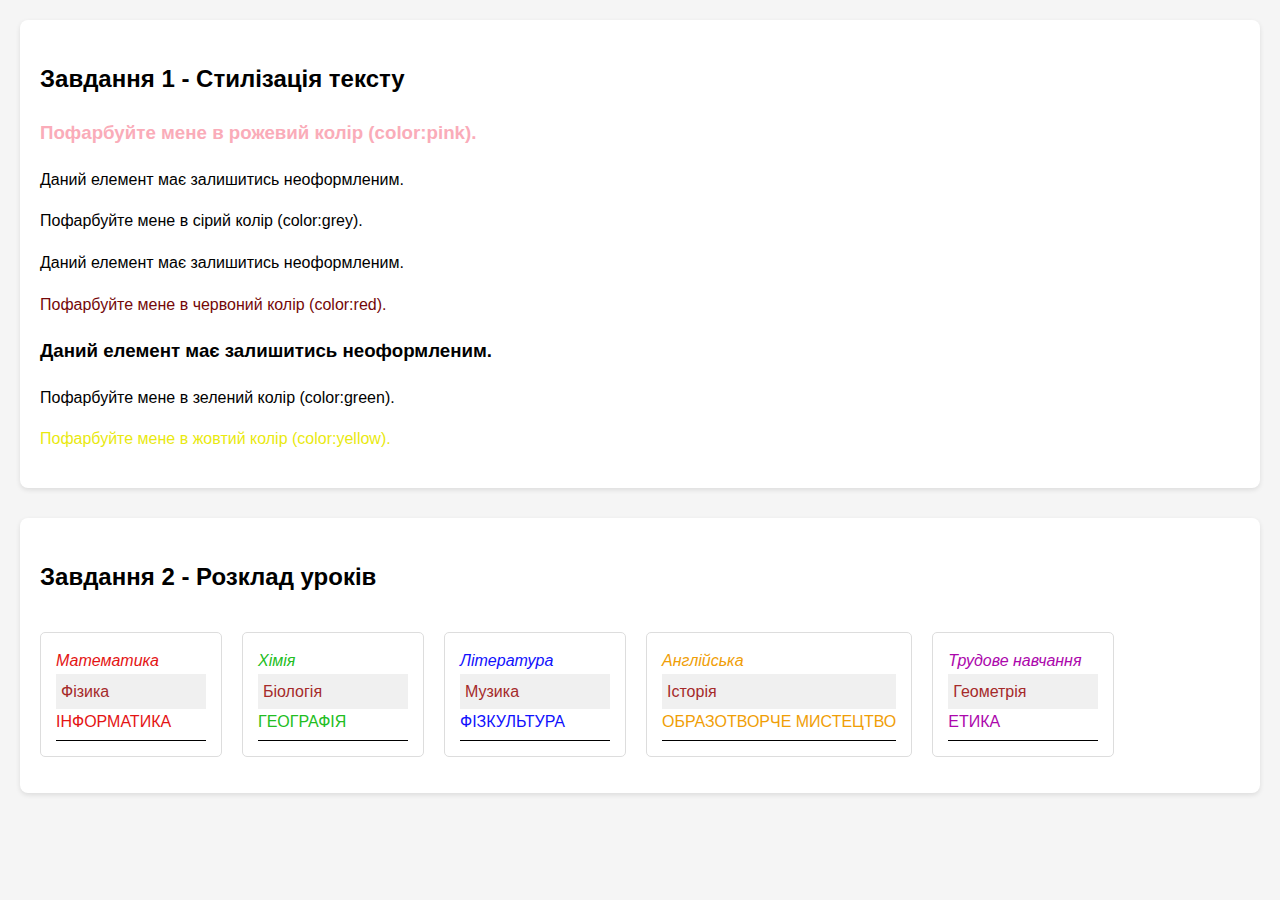
<file: 100.html>
<!DOCTYPE html>
<html lang="uk">
<head>
    <meta charset="UTF-8">
    <meta name="viewport" content="width=device-width, initial-scale=1.0">
    <title>CSS Селектори та Псевдокласи</title>
    <link rel="stylesheet" href="style.css">
</head>
<body>
    <section class="task">
        <h2>Завдання 1 - Стилізація тексту</h2>
        <div class="text-box">
            <h3>Пофарбуйте мене в рожевий колір (color:pink).</h3>
            <p>Даний елемент має залишитись неоформленим.</p>
            <p id="greycol">Пофарбуйте мене в сірий колір (color:grey).</p>
            <div>Даний елемент має залишитись неоформленим.</div>
            <div><p>Пофарбуйте мене в червоний колір (color:red).</p></div>
            <h3>Даний елемент має залишитись неоформленим.</h3>
            <p>Пофарбуйте мене в зелений колір (color:green).</p>
            <p class="yellow">Пофарбуйте мене в жовтий колір (color:yellow).</p>
        </div>
    </section>

    <section class="task">
        <h2>Завдання 2 - Розклад уроків</h2>
        <div class="schedule">
            <ul class="day day--mon">
                <li>Математика</li>
                <li>Фізика</li>
                <li>Інформатика</li>
            </ul>
            <ul class="day day--tue">
                <li>Хімія</li>
                <li>Біологія</li>
                <li>Географія</li>
            </ul>
            <ul class="day day--wed">
                <li>Література</li>
                <li>Музика</li>
                <li>Фізкультура</li>
            </ul>
            <ul class="day day--thu">
                <li>Англійська</li>
                <li>Історія</li>
                <li>Образотворче мистецтво</li>
            </ul>
            <ul class="day day--fri">
                <li>Трудове навчання</li>
                <li>Геометрія</li>
                <li>Етика</li>
            </ul>
        </div>
    </section>
</body>
</html>
</file>
<file: style.css>
body {
    font-family: 'Arial', sans-serif;
    line-height: 1.6;
    margin: 20px;
    background-color: #f5f5f5;
}

.task {
    background: white;
    padding: 20px;
    margin-bottom: 30px;
    border-radius: 8px;
    box-shadow: 0 2px 5px rgba(0,0,0,0.1);
}

.text-box h3:first-of-type {
    color: rgb(250, 172, 185);
}

.text-box div p {
    color: rgb(117, 8, 8);
}

.text-box p:nth-of-type(5) {
    color: rgb(13, 126, 13);
}

.text-box p.yellow {
    color: rgb(233, 233, 15);
}

.schedule {
    display: flex;
    gap: 20px;
    flex-wrap: wrap;
}

.day {
    list-style: none;
    padding: 15px;
    border: 1px solid #ddd;
    border-radius: 5px;
    min-width: 150px;
}

.day--mon li {
    color: rgb(228, 20, 20);
}

.day--tue li {
    color: rgb(34, 189, 34);
}

.day--wed li {
    color: rgb(17, 17, 253);
}

.day--thu li {
    color: rgb(240, 158, 6);
}

.day--fri li {
    color: rgb(172, 7, 172);
}

.day li:hover {
    text-decoration: underline;
    transform: scale(1.05);
}

.day li:active {
    font-weight: bold;
}

.day li:focus {
    outline: 2px solid #000;
}

.day li:visited {
    color: rgb(197, 196, 196);
}

.day li:first-child {
    font-style: italic;
}

.day li:last-child {
    text-transform: uppercase;
}

.day li:nth-child(2) {
    background-color: #f0f0f0;
    padding: 5px;
}

.day li:nth-of-type(3) {
    border-bottom: 1px solid #000;
    padding-bottom: 5px;
}

.day li:nth-last-child(2) {
    color: brown;
}

.day li:only-child {
    color: black;
}
</file>
